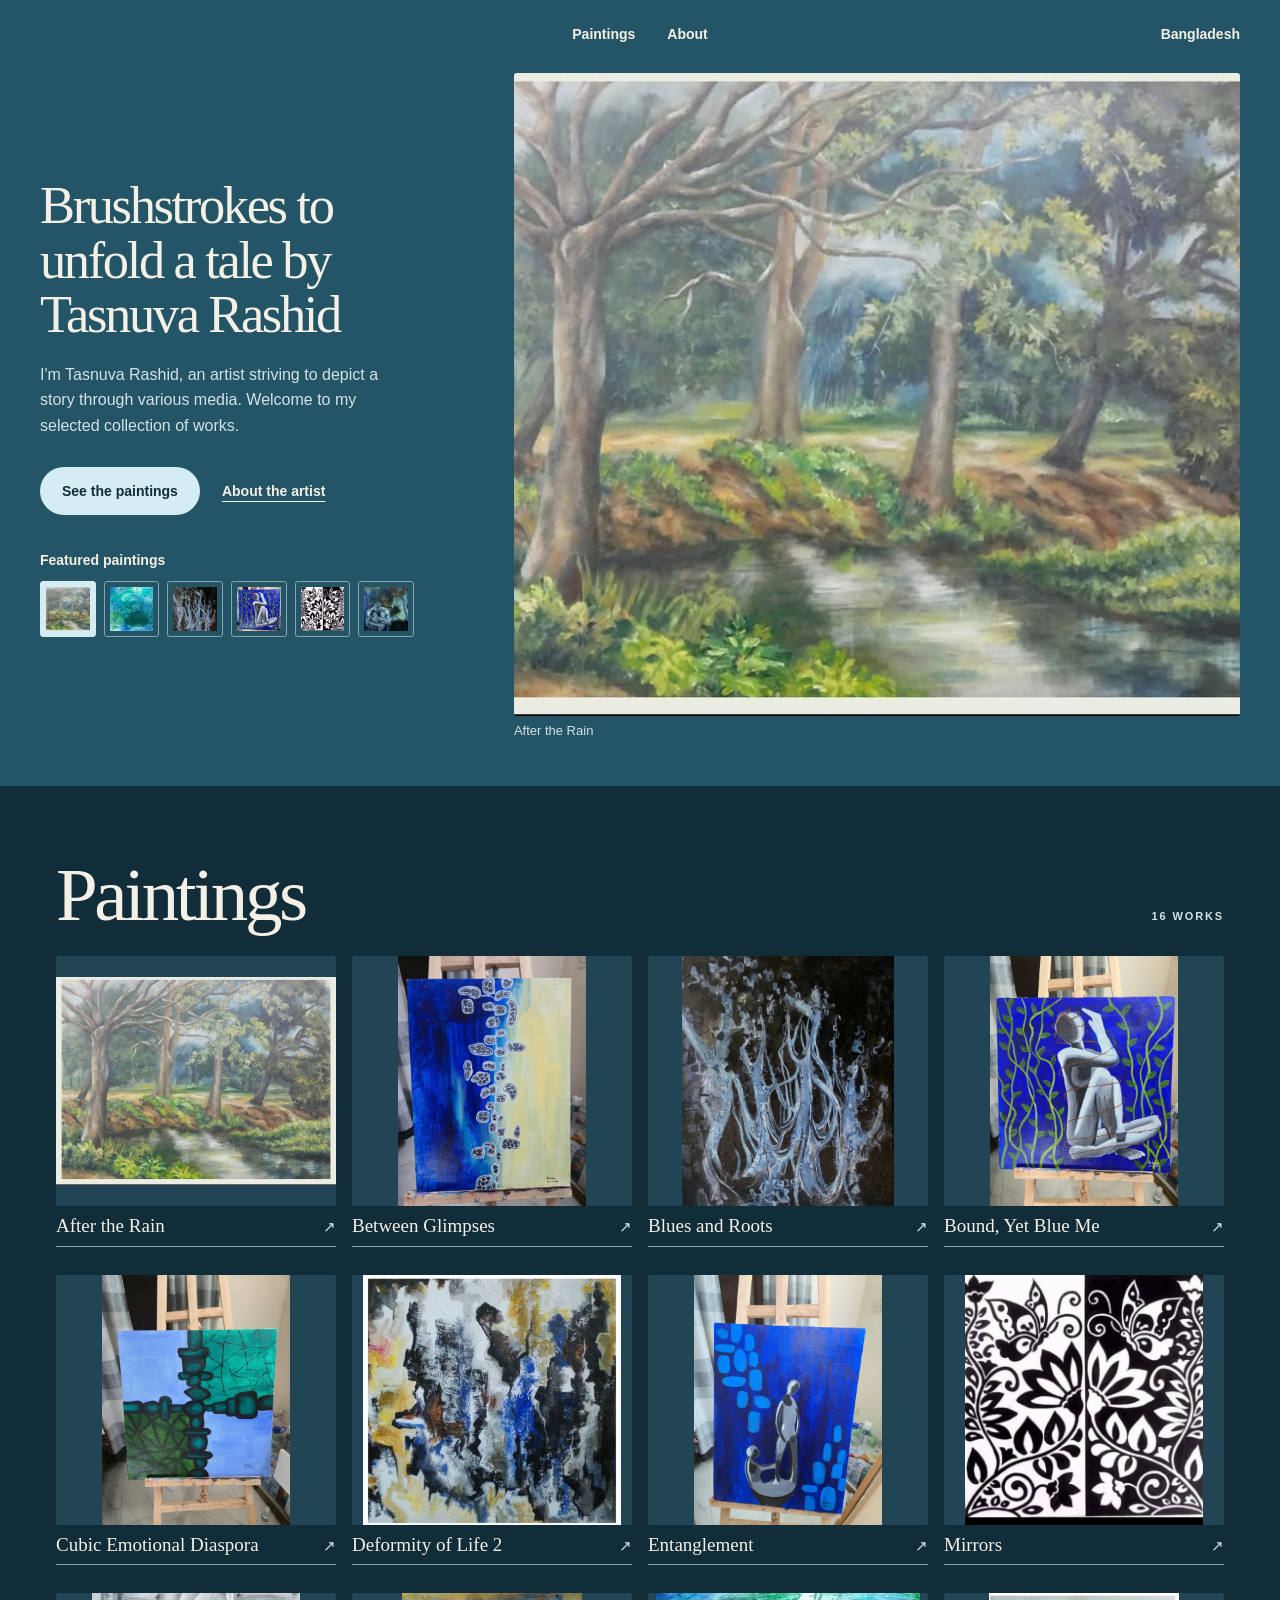
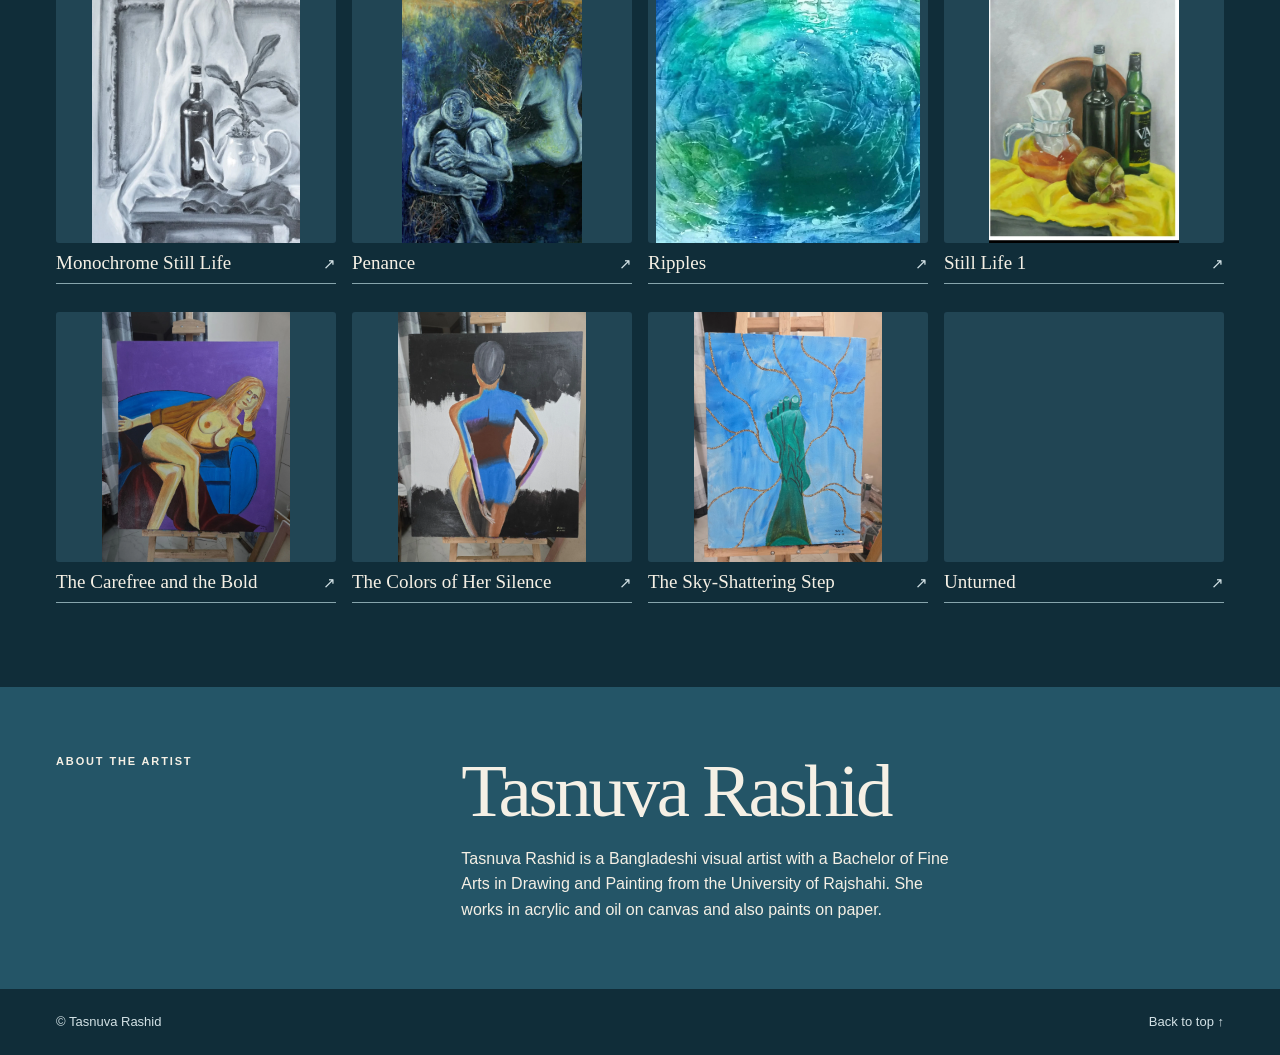
<file: Tasnuva Rashid Portfolio files/index.html>
<!doctype html>
<html lang="en">
<head>
<meta charset="utf-8">
<meta name="viewport" content="width=device-width, initial-scale=1">
<meta name="description" content="Paintings by Tasnuva Rashid, a visual artist from Bangladesh.">
<title>Tasnuva Rashid | Paintings</title>
<link rel="stylesheet" href="style.css">
<script src="paintings.js" defer></script>
<script src="gallery.js" defer></script>
</head>
<body id="top">
<header class="wrap"><nav aria-label="Main"><a href="#paintings">Paintings</a><a href="#about">About</a></nav><span class="location">Bangladesh</span></header>
<main>
<section class="hero wrap" aria-labelledby="artist-name">
<div class="intro"><h1 id="artist-name">Brushstrokes to unfold a tale by Tasnuva Rashid</h1><p class="intro-copy">I'm Tasnuva Rashid, an artist striving to depict a story through various media. Welcome to my selected collection of works.</p><div class="hero-actions"><a class="cta" href="#paintings">See the paintings</a><a href="#about">About the artist</a></div><p class="feature-label">Featured paintings</p><div class="thumbs" aria-label="Choose a featured painting"></div></div>
<figure class="feature"><img src="art/01.webp" alt="Trees and foliage beside a still pool"><figcaption aria-live="polite">After the Rain</figcaption></figure>
</section>
<section class="collection wrap" id="paintings" aria-labelledby="gallery-title">
<div class="section-heading"><h2 id="gallery-title">Paintings</h2><span class="label" id="count"></span></div>
<div class="grid" id="gallery"></div>
</section>
<section class="about" id="about"><div class="wrap about-inner"><p class="label">About the artist</p><div><h2>Tasnuva Rashid</h2><p>Tasnuva Rashid is a Bangladeshi visual artist with a Bachelor of Fine Arts in Drawing and Painting from the University of Rajshahi. She works in acrylic and oil on canvas and also paints on paper.</p></div></div></section>
</main>
<footer class="wrap"><span>© Tasnuva Rashid</span><a href="#top">Back to top ↑</a></footer>
<dialog aria-labelledby="work-title"><div class="viewer"><button class="close" type="button" aria-label="Close artwork">×</button><img alt=""><div class="viewer-controls"><button type="button" id="previous" aria-label="Previous artwork">←</button><h3 id="work-title" aria-live="polite"></h3><button type="button" id="next" aria-label="Next artwork">→</button></div></div></dialog>
</body>
</html>
</file>
<file: Tasnuva Rashid Portfolio files/style.css>
:root{--paper:#f7f4ed;--ink:#222520;--muted:#54594f;--line:#d6d2c8;--accent:#32493e;--serif:"Instrument Serif",Georgia,serif;--sans:"DM Sans",Arial,sans-serif}
*{box-sizing:border-box}
html{scroll-behavior:smooth}
body{margin:0;background:var(--paper);color:var(--ink);font:16px/1.6 var(--sans)}
a{color:inherit;text-decoration:none}
a:hover{text-decoration:underline;text-underline-offset:5px}
button{font:inherit;color:inherit;cursor:pointer}
:focus-visible{outline:2px solid #ebcc8b;outline-offset:5px}
.wrap{width:min(1240px,calc(100% - 112px));margin-inline:auto}
header,footer{display:flex;align-items:center;justify-content:space-between;gap:18px;padding-block:23px;border-bottom:1px solid var(--line)}
.brand{font:26px/1 var(--serif)}
nav{display:flex;gap:32px;font-size:14px}
.hero{display:grid;grid-template-columns:1fr 1.06fr;gap:7%;align-items:center;padding-block:56px 68px}
.label{text-transform:uppercase;letter-spacing:.17em;font-size:11px;font-weight:700;color:var(--muted)}
h1,h2,h3,p,figure{margin:0}
h1,h2,h3{font-family:var(--serif);font-weight:400}
h1{font-size:clamp(65px,9vw,138px);line-height:.87;letter-spacing:-.07em;margin:23px 0 27px}
h1 em{color:var(--accent);font-weight:400}
.intro-copy{max-width:34ch;color:var(--muted)}
.cta{display:inline-flex;align-items:center;gap:24px;background:var(--accent);color:var(--paper);padding:12px 19px;margin-top:26px;font-size:14px}
.feature img{width:100%;height:clamp(370px,43vw,620px);object-fit:cover;object-position:center 54%;display:block}
figcaption{display:flex;justify-content:space-between;gap:12px;padding-top:8px;color:var(--muted);font-size:13px}
.collection{border-top:1px solid var(--line);padding-block:35px 84px}
.section-heading{display:flex;align-items:baseline;justify-content:space-between;gap:10px;margin-bottom:24px}
h2{font-size:clamp(43px,6vw,75px);letter-spacing:-.045em;line-height:1}
.grid{display:grid;grid-template-columns:repeat(3,minmax(0,1fr));gap:29px 22px}
.work{text-align:left;border:0;padding:0;background:none;min-width:0}
.mount{display:grid;place-items:center;aspect-ratio:1.12;background:#ede9e0;overflow:hidden}
.mount img{width:100%;height:100%;object-fit:contain;min-height:0;transition:transform .25s}
.work:hover img{transform:scale(1.035)}
.work-title{display:flex;align-items:baseline;justify-content:space-between;gap:8px;padding-block:8px;border-bottom:1px solid var(--line);font:22px/1.25 var(--serif)}
.work-title span{font:15px var(--sans);color:var(--muted)}
.about{background:var(--accent);color:var(--paper);padding-block:66px}
.about-inner{display:grid;grid-template-columns:1fr 2fr;gap:24px}
.about .label{color:inherit}
.about p:not(.label){max-width:55ch;margin-top:18px}
footer{border:0;color:var(--muted);font-size:13px}
dialog{width:min(920px,calc(100% - 24px));max-height:calc(100% - 24px);padding:0;border:0;background:var(--paper);color:var(--ink)}
dialog::backdrop{background:#161b18dd}
.viewer{display:grid;gap:10px;padding:12px 16px 16px}
.close,.viewer-controls button{min-width:44px;min-height:44px;border:1px solid var(--line);background:transparent}
.close{justify-self:end;font-size:24px}
.viewer img{display:block;max-width:100%;width:auto;height:auto;max-height:70dvh;margin:auto}
.viewer-controls{display:grid;grid-template-columns:auto 1fr auto;align-items:center;gap:10px;text-align:center}
h3{font-size:clamp(19px,4vw,30px)}
@media(max-width:850px){.wrap{width:calc(100% - 48px)}.grid{grid-template-columns:repeat(2,minmax(0,1fr))}}
@media(max-width:580px){.wrap{width:calc(100% - 32px)}.hero,.about-inner{grid-template-columns:1fr;gap:28px}.hero{padding-block:42px}.feature img{height:auto}.grid{gap:20px 12px}.work-title{font-size:17px}nav{gap:14px}.brand{font-size:21px}.collection{padding-bottom:48px}}
@media(prefers-reduced-motion:reduce){html{scroll-behavior:auto}.mount img{transition:none}}

:root{--paper:#102d39;--ink:#f5f0e5;--muted:#d3e2e6;--line:#87a5ad;--accent:#d4edf2;--hero:#245567}
body{background:linear-gradient(var(--hero),var(--hero)) top/100% var(--hero-height,780px) no-repeat,var(--paper)}
header.wrap{width:min(1440px,calc(100% - 80px));display:grid;grid-template-columns:1fr auto 1fr;border:0;padding-block:23px}
.brand{font-size:21px}
nav,.location{font-size:14px;font-weight:700}
.location{justify-self:end}
.hero.wrap{width:min(1440px,calc(100% - 80px));grid-template-columns:minmax(0, .57fr) minmax(0, 1fr);gap:5%;padding-block:5px 45px}
h1{font-size:clamp(38px,4.1vw,63px);letter-spacing:-.045em;line-height:1.04;margin:0 0 20px}
.intro-copy{max-width:39ch}
.hero-actions{display:flex;flex-wrap:wrap;align-items:center;gap:16px 22px;margin:28px 0 34px;font-size:14px;font-weight:700}
.hero-actions a:not(.cta){text-decoration:underline;text-underline-offset:5px}
.cta{border-radius:40px;margin:0;padding:13px 22px}
.feature-label{font-size:14px;font-weight:700;margin-bottom:10px}
.thumbs{display:flex;gap:8px;flex-wrap:wrap}
.thumbs button{width:clamp(38px,4.35vw,60px);aspect-ratio:1;display:grid;place-items:center;border:1px solid var(--line);background:transparent;border-radius:3px;padding:5px}
.thumbs button[aria-pressed=true]{border-color:var(--accent);background:var(--accent)}
.thumbs img{width:100%;height:100%;min-height:0;object-fit:cover}
.feature img{height:auto;aspect-ratio:1.13;object-fit:cover;border-radius:3px}
figcaption{padding-top:5px}
.collection{border:0;padding-top:70px}
.grid{grid-template-columns:repeat(4,minmax(0,1fr));gap:28px 16px}
.mount{background:#214554;border-radius:3px}
.work-title{font-size:19px}
.about{background:var(--hero);color:var(--ink)}
@media(max-width:950px){.grid{grid-template-columns:repeat(3,minmax(0,1fr))}}
@media(max-width:700px){header.wrap,.hero.wrap{width:calc(100% - 32px)}header.wrap{display:flex}.location{display:none}.hero.wrap{grid-template-columns:1fr;gap:24px;padding-top:22px}.hero-actions{margin:20px 0}.grid{grid-template-columns:repeat(2,minmax(0,1fr))}.collection{padding-top:42px}.work-title{font-size:17px}}

header nav{grid-column:2}
header .location{grid-column:3}
@media(max-width:700px){header.wrap{justify-content:flex-end}}
</file>
